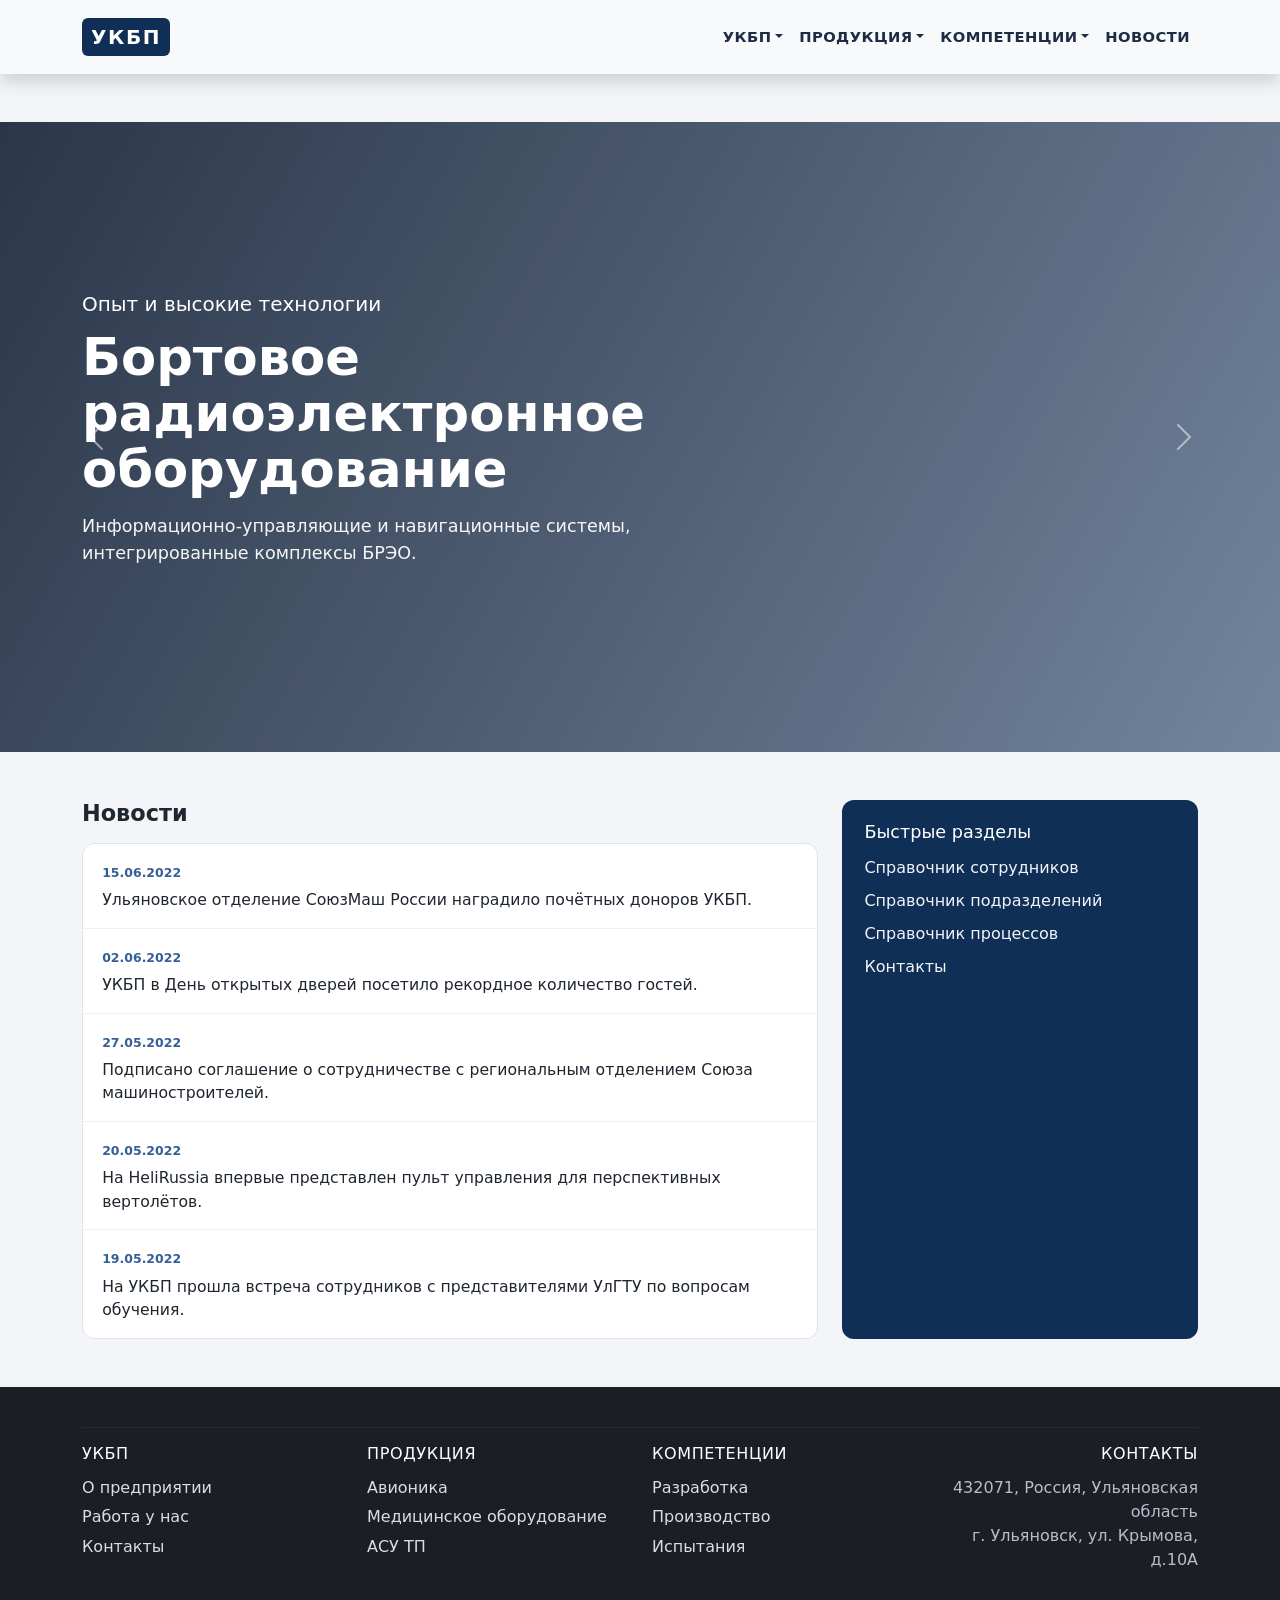
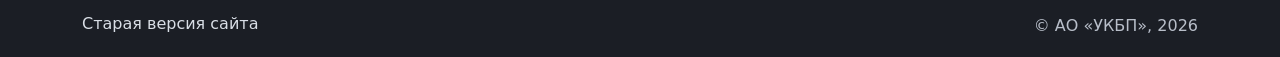
<file: index.html>
<!DOCTYPE html>
<html lang="ru">
<head>
  <meta charset="UTF-8">
  <meta name="viewport" content="width=device-width, initial-scale=1.0">
  <title>Корпоративный портал | Главная</title>
  <link href="https://cdn.jsdelivr.net/npm/bootstrap@5.3.3/dist/css/bootstrap.min.css" rel="stylesheet">
  <link href="assets/css/styles.css" rel="stylesheet">
</head>
<body>
  <nav id="top_menu" class="navbar navbar-expand-lg navbar-light bg-light shadow fixed-top">
    <div class="container-xl">
      <a class="navbar-brand" href="index.html">
        <span class="brand-mark">УКБП</span>
      </a>
      <button class="navbar-toggler" type="button" data-bs-toggle="collapse" data-bs-target="#mainNav" aria-controls="mainNav" aria-expanded="false" aria-label="Переключить меню">
        <span class="navbar-toggler-icon"></span>
      </button>
      <div class="collapse navbar-collapse" id="mainNav">
        <ul class="navbar-nav ms-auto">
          <li class="nav-item dropdown">
            <a class="nav-link dropdown-toggle" href="#" id="menuCompany" role="button" data-bs-toggle="dropdown" aria-expanded="false">УКБП</a>
            <ul class="dropdown-menu" aria-labelledby="menuCompany">
              <li><a class="dropdown-item" href="contacts.html">О предприятии</a></li>
              <li><a class="dropdown-item" href="contacts.html">Работа у нас</a></li>
              <li><a class="dropdown-item" href="contacts.html">Контакты</a></li>
              <li><a class="dropdown-item" href="handbooks/regulations.html">Раскрытие информации</a></li>
            </ul>
          </li>
          <li class="nav-item dropdown">
            <a class="nav-link dropdown-toggle" href="#" id="menuProducts" role="button" data-bs-toggle="dropdown" aria-expanded="false">ПРОДУКЦИЯ</a>
            <ul class="dropdown-menu" aria-labelledby="menuProducts">
              <li><a class="dropdown-item" href="directory.html">Авионика</a></li>
              <li><a class="dropdown-item" href="directory.html">Медицинское оборудование</a></li>
              <li><a class="dropdown-item" href="directory.html">АСУ ТП</a></li>
              <li><a class="dropdown-item" href="directory.html">Автокомпоненты</a></li>
              <li><a class="dropdown-item" href="directory.html">Барометры</a></li>
            </ul>
          </li>
          <li class="nav-item dropdown">
            <a class="nav-link dropdown-toggle" href="#" id="menuCompetence" role="button" data-bs-toggle="dropdown" aria-expanded="false">КОМПЕТЕНЦИИ</a>
            <ul class="dropdown-menu" aria-labelledby="menuCompetence">
              <li><a class="dropdown-item" href="handbooks/processes.html">Разработка</a></li>
              <li><a class="dropdown-item" href="handbooks/departments.html">Производство</a></li>
              <li><a class="dropdown-item" href="handbooks/regulations.html">Испытания</a></li>
            </ul>
          </li>
          <li class="nav-item"><a class="nav-link" href="#news">НОВОСТИ</a></li>
        </ul>
      </div>
    </div>
  </nav>

  <main class="main-page">
    <section class="main-carousel pt-5 mt-4">
      <div id="portalCarousel" class="carousel slide carousel-fade" data-bs-ride="carousel" data-bs-interval="5500">
        <div class="carousel-inner">
          <div class="carousel-item active hero-slide hero-slide-1">
            <div class="container-xl h-100 d-flex align-items-center">
              <div class="hero-content">
                <h2>Опыт и высокие технологии</h2>
                <h1>Бортовое радиоэлектронное оборудование</h1>
                <p>Информационно-управляющие и навигационные системы, интегрированные комплексы БРЭО.</p>
              </div>
            </div>
          </div>
          <div class="carousel-item hero-slide hero-slide-2">
            <div class="container-xl h-100 d-flex align-items-center">
              <div class="hero-content">
                <h2>Здоровье · Качество · Жизнь</h2>
                <h1>Медицинское оборудование</h1>
                <p>Современная медицинская техника, мебель и бактерицидные рециркуляторы для учреждений.</p>
              </div>
            </div>
          </div>
          <div class="carousel-item hero-slide hero-slide-3">
            <div class="container-xl h-100 d-flex align-items-center">
              <div class="hero-content">
                <h2>Безопасность · Надежность · Эффективность</h2>
                <h1>АСУ ТП</h1>
                <p>Системы управления и контроля для энергетики и промышленных комплексов.</p>
              </div>
            </div>
          </div>
        </div>
        <button class="carousel-control-prev" type="button" data-bs-target="#portalCarousel" data-bs-slide="prev">
          <span class="carousel-control-prev-icon"></span>
          <span class="visually-hidden">Назад</span>
        </button>
        <button class="carousel-control-next" type="button" data-bs-target="#portalCarousel" data-bs-slide="next">
          <span class="carousel-control-next-icon"></span>
          <span class="visually-hidden">Вперёд</span>
        </button>
      </div>
    </section>

    <section id="news" class="news_block py-5">
      <div class="container-xl">
        <div class="row g-4">
          <div class="col-lg-8">
            <h3 class="section-title mb-3">Новости</h3>
            <div class="news_header_block">
              <a class="news_cell" href="#">
                <span class="news_date">15.06.2022</span>
                <span class="news_title">Ульяновское отделение СоюзМаш России наградило почётных доноров УКБП.</span>
              </a>
              <a class="news_cell" href="#">
                <span class="news_date">02.06.2022</span>
                <span class="news_title">УКБП в День открытых дверей посетило рекордное количество гостей.</span>
              </a>
              <a class="news_cell" href="#">
                <span class="news_date">27.05.2022</span>
                <span class="news_title">Подписано соглашение о сотрудничестве с региональным отделением Союза машиностроителей.</span>
              </a>
              <a class="news_cell" href="#">
                <span class="news_date">20.05.2022</span>
                <span class="news_title">На HeliRussia впервые представлен пульт управления для перспективных вертолётов.</span>
              </a>
              <a class="news_cell" href="#">
                <span class="news_date">19.05.2022</span>
                <span class="news_title">На УКБП прошла встреча сотрудников с представителями УлГТУ по вопросам обучения.</span>
              </a>
            </div>
          </div>
          <div class="col-lg-4">
            <div class="portal-side-card h-100">
              <h4>Быстрые разделы</h4>
              <ul>
                <li><a href="directory.html">Справочник сотрудников</a></li>
                <li><a href="handbooks/departments.html">Справочник подразделений</a></li>
                <li><a href="handbooks/processes.html">Справочник процессов</a></li>
                <li><a href="contacts.html">Контакты</a></li>
              </ul>
            </div>
          </div>
        </div>
      </div>
    </section>
  </main>

  <footer id="footer" class="pt-4 pb-3">
    <div class="container-xl">
      <hr class="split_line">
      <div class="row footer-sections gy-4">
        <div class="col-md-3 col-6">
          <h6>УКБП</h6>
          <a href="contacts.html">О предприятии</a>
          <a href="contacts.html">Работа у нас</a>
          <a href="contacts.html">Контакты</a>
        </div>
        <div class="col-md-3 col-6">
          <h6>Продукция</h6>
          <a href="directory.html">Авионика</a>
          <a href="directory.html">Медицинское оборудование</a>
          <a href="directory.html">АСУ ТП</a>
        </div>
        <div class="col-md-3 col-6">
          <h6>Компетенции</h6>
          <a href="handbooks/processes.html">Разработка</a>
          <a href="handbooks/departments.html">Производство</a>
          <a href="handbooks/regulations.html">Испытания</a>
        </div>
        <div class="col-md-3 col-6 text-md-end">
          <h6>Контакты</h6>
          <p>432071, Россия, Ульяновская область<br>г. Ульяновск, ул. Крымова, д.10А</p>
        </div>
      </div>
      <div class="footer_copyright mt-4 d-flex flex-column flex-md-row justify-content-between align-items-start align-items-md-center gap-2">
        <a class="footer-link" href="#">Старая версия сайта</a>
        <p class="mb-0">© АО «УКБП», 2026</p>
      </div>
    </div>
  </footer>

  <script src="https://cdn.jsdelivr.net/npm/bootstrap@5.3.3/dist/js/bootstrap.bundle.min.js"></script>
</body>
</html>
</file>
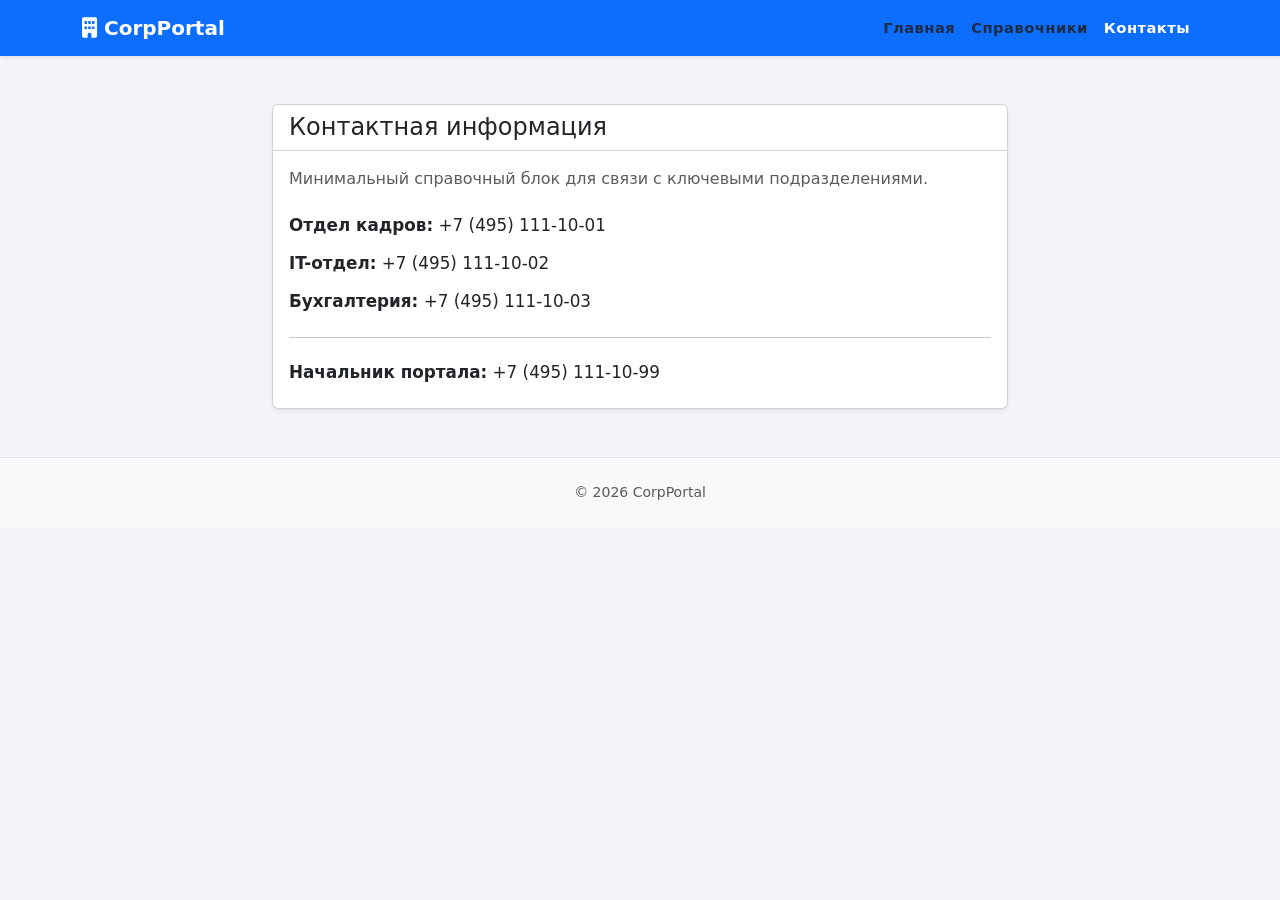
<file: contacts.html>
<!DOCTYPE html>
<html lang="ru">
<head>
  <meta charset="UTF-8">
  <meta name="viewport" content="width=device-width, initial-scale=1.0">
  <title>Корпоративный портал | Контакты</title>
  <link href="https://cdn.jsdelivr.net/npm/bootstrap@5.3.3/dist/css/bootstrap.min.css" rel="stylesheet">
  <link href="https://cdnjs.cloudflare.com/ajax/libs/font-awesome/6.5.2/css/all.min.css" rel="stylesheet">
  <link href="assets/css/styles.css" rel="stylesheet">
</head>
<body>
  <nav class="navbar navbar-expand-lg navbar-dark bg-primary shadow-sm">
    <div class="container">
      <a class="navbar-brand fw-bold" href="index.html"><i class="fa-solid fa-building"></i> CorpPortal</a>
      <button class="navbar-toggler" type="button" data-bs-toggle="collapse" data-bs-target="#mainNav">
        <span class="navbar-toggler-icon"></span>
      </button>
      <div class="collapse navbar-collapse" id="mainNav">
        <ul class="navbar-nav ms-auto">
          <li class="nav-item"><a class="nav-link" href="index.html">Главная</a></li>
          <li class="nav-item"><a class="nav-link" href="directory.html">Справочники</a></li>
          <li class="nav-item"><a class="nav-link active" href="contacts.html">Контакты</a></li>
        </ul>
      </div>
    </div>
  </nav>

  <main class="container py-5">
    <div class="row justify-content-center">
      <div class="col-lg-8">
        <div class="card shadow-sm">
          <div class="card-header bg-white">
            <h1 class="h4 mb-0">Контактная информация</h1>
          </div>
          <div class="card-body">
            <p class="text-muted">Минимальный справочный блок для связи с ключевыми подразделениями.</p>
            <div class="contact-row"><strong>Отдел кадров:</strong> +7 (495) 111-10-01</div>
            <div class="contact-row"><strong>IT-отдел:</strong> +7 (495) 111-10-02</div>
            <div class="contact-row"><strong>Бухгалтерия:</strong> +7 (495) 111-10-03</div>
            <hr>
            <div class="contact-row"><strong>Начальник портала:</strong> +7 (495) 111-10-99</div>
          </div>
        </div>
      </div>
    </div>
  </main>

  <footer class="py-4 bg-light border-top">
    <div class="container text-center text-muted small">© 2026 CorpPortal</div>
  </footer>

  <script src="https://cdn.jsdelivr.net/npm/bootstrap@5.3.3/dist/js/bootstrap.bundle.min.js"></script>
</body>
</html>
</file>
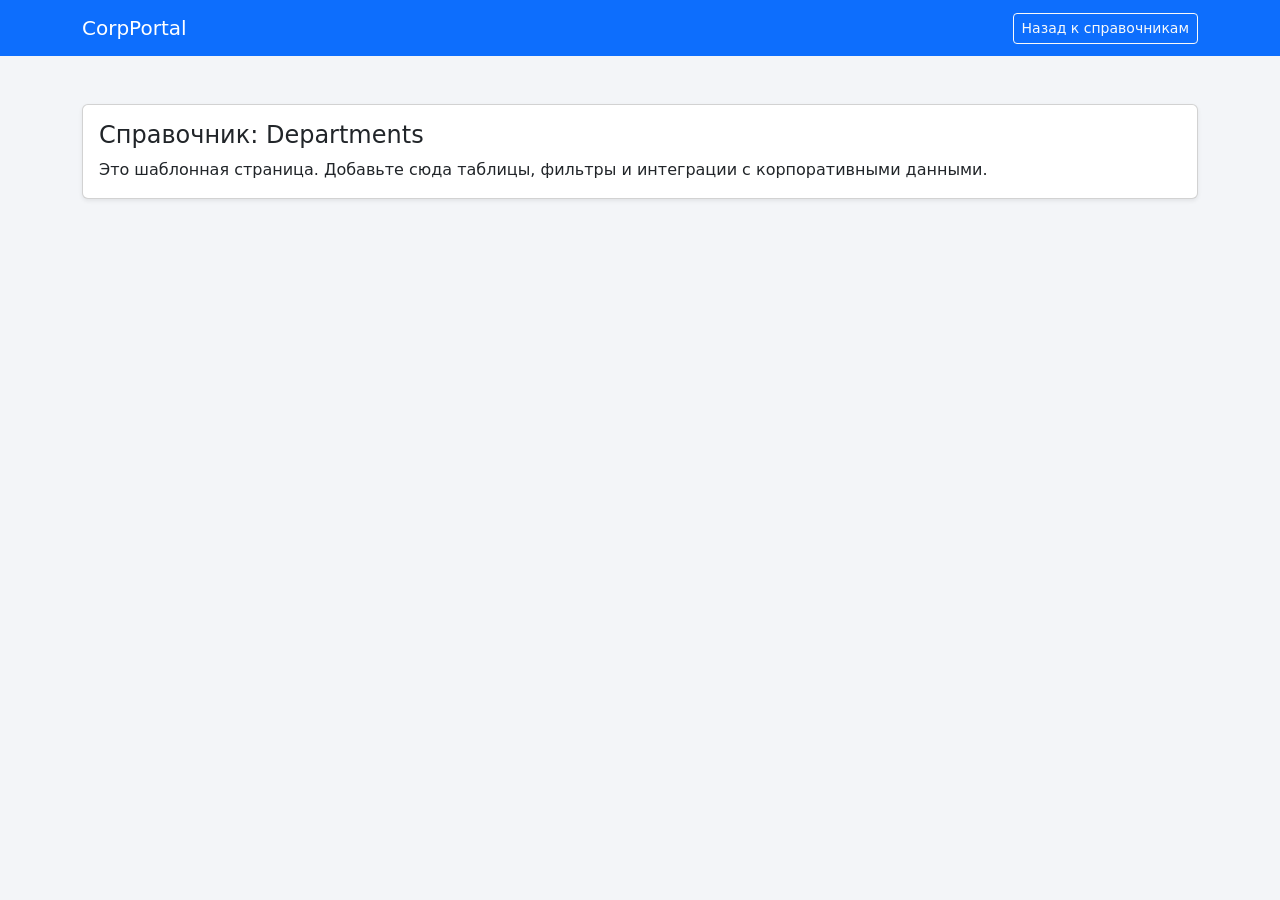
<file: handbooks/departments.html>
<!DOCTYPE html>
<html lang="ru">
<head>
  <meta charset="UTF-8">
  <meta name="viewport" content="width=device-width, initial-scale=1.0">
  <title>Справочник | departments</title>
  <link href="https://cdn.jsdelivr.net/npm/bootstrap@5.3.3/dist/css/bootstrap.min.css" rel="stylesheet">
  <link href="../assets/css/styles.css" rel="stylesheet">
</head>
<body>
  <nav class="navbar navbar-expand-lg navbar-dark bg-primary">
    <div class="container">
      <a class="navbar-brand" href="../index.html">CorpPortal</a>
      <a class="btn btn-outline-light btn-sm" href="../directory.html">Назад к справочникам</a>
    </div>
  </nav>
  <main class="container py-5">
    <div class="card shadow-sm">
      <div class="card-body">
        <h1 class="h4 text-capitalize">Справочник: departments</h1>
        <p class="mb-0">Это шаблонная страница. Добавьте сюда таблицы, фильтры и интеграции с корпоративными данными.</p>
      </div>
    </div>
  </main>
</body>
</html>
</file>
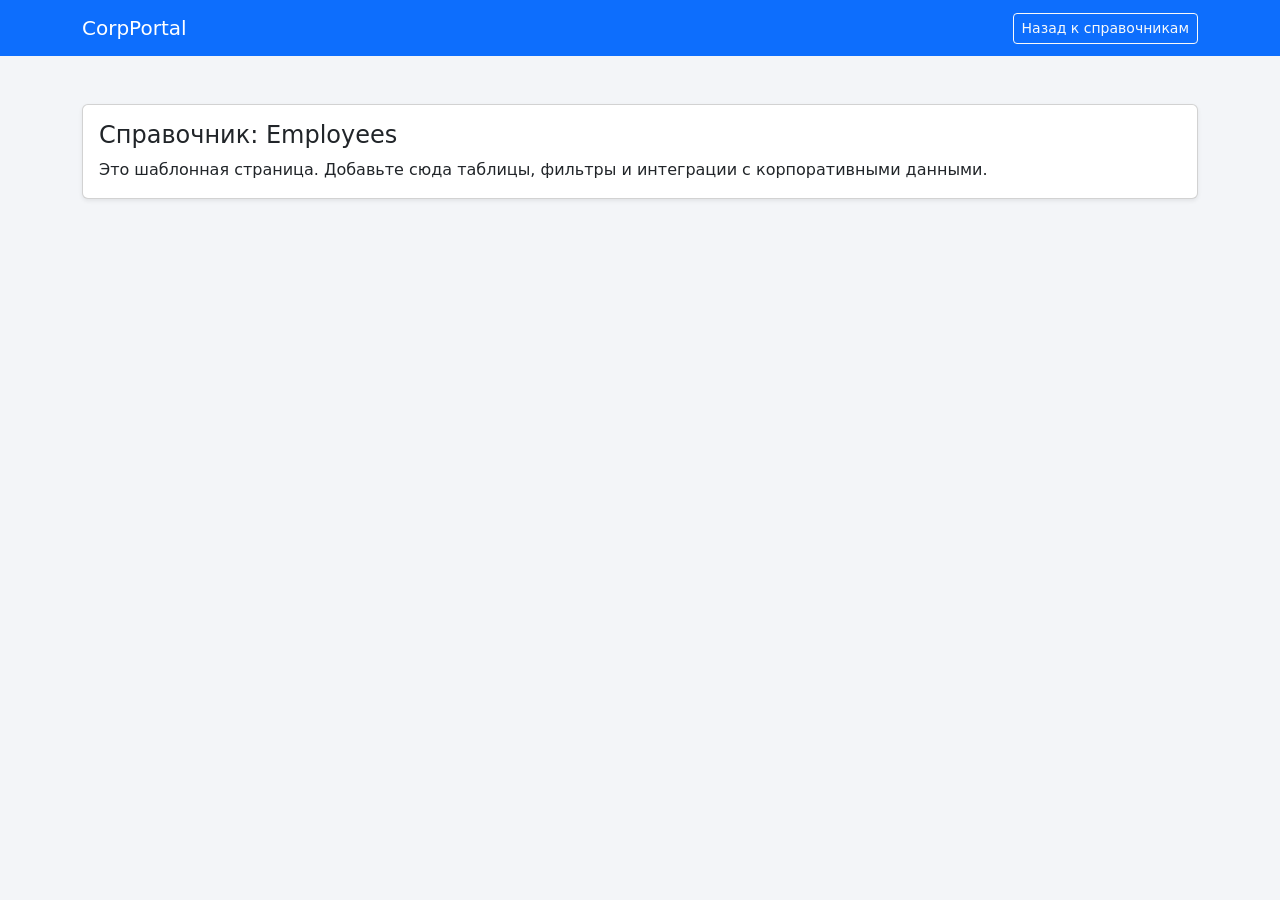
<file: handbooks/employees.html>
<!DOCTYPE html>
<html lang="ru">
<head>
  <meta charset="UTF-8">
  <meta name="viewport" content="width=device-width, initial-scale=1.0">
  <title>Справочник | employees</title>
  <link href="https://cdn.jsdelivr.net/npm/bootstrap@5.3.3/dist/css/bootstrap.min.css" rel="stylesheet">
  <link href="../assets/css/styles.css" rel="stylesheet">
</head>
<body>
  <nav class="navbar navbar-expand-lg navbar-dark bg-primary">
    <div class="container">
      <a class="navbar-brand" href="../index.html">CorpPortal</a>
      <a class="btn btn-outline-light btn-sm" href="../directory.html">Назад к справочникам</a>
    </div>
  </nav>
  <main class="container py-5">
    <div class="card shadow-sm">
      <div class="card-body">
        <h1 class="h4 text-capitalize">Справочник: employees</h1>
        <p class="mb-0">Это шаблонная страница. Добавьте сюда таблицы, фильтры и интеграции с корпоративными данными.</p>
      </div>
    </div>
  </main>
</body>
</html>
</file>
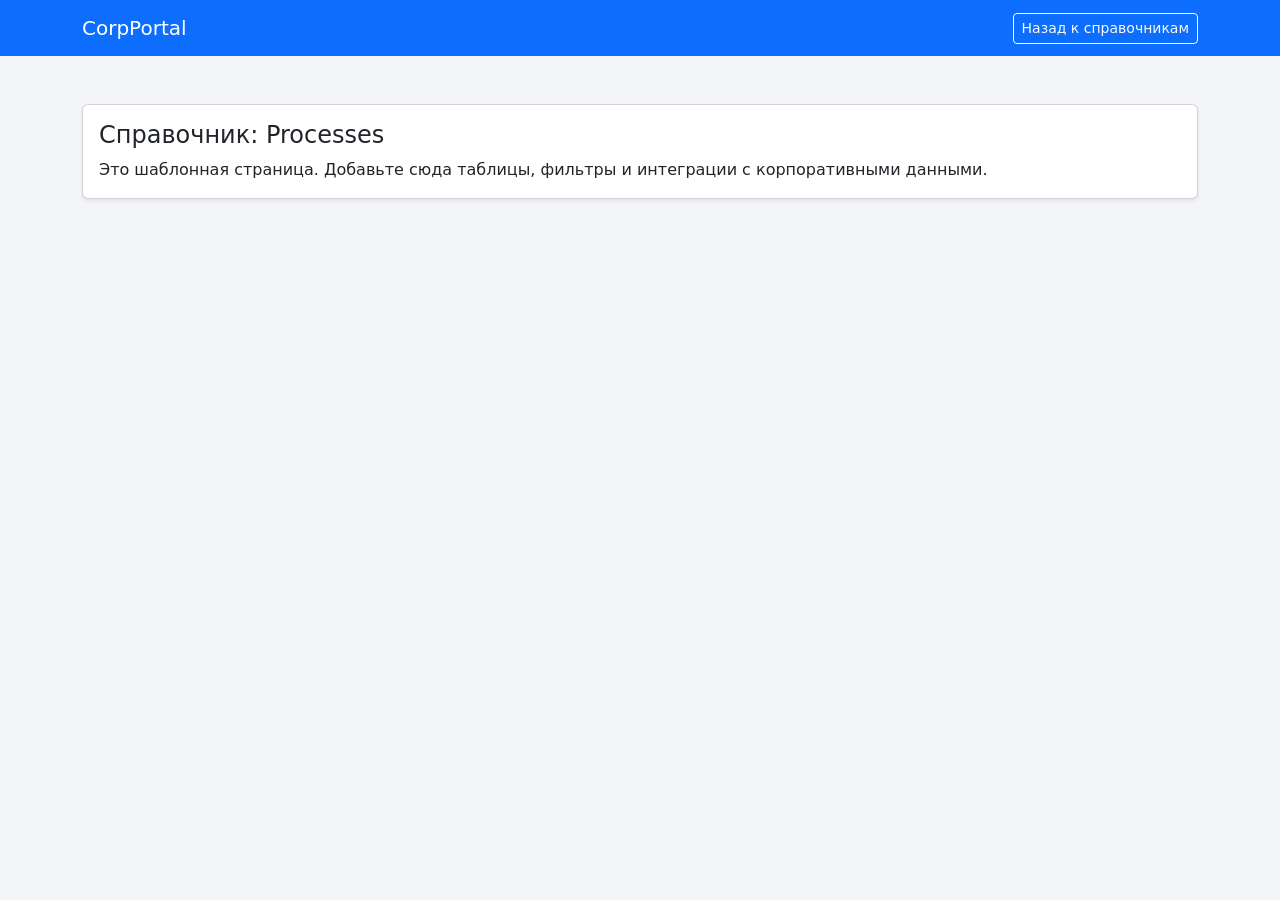
<file: handbooks/processes.html>
<!DOCTYPE html>
<html lang="ru">
<head>
  <meta charset="UTF-8">
  <meta name="viewport" content="width=device-width, initial-scale=1.0">
  <title>Справочник | processes</title>
  <link href="https://cdn.jsdelivr.net/npm/bootstrap@5.3.3/dist/css/bootstrap.min.css" rel="stylesheet">
  <link href="../assets/css/styles.css" rel="stylesheet">
</head>
<body>
  <nav class="navbar navbar-expand-lg navbar-dark bg-primary">
    <div class="container">
      <a class="navbar-brand" href="../index.html">CorpPortal</a>
      <a class="btn btn-outline-light btn-sm" href="../directory.html">Назад к справочникам</a>
    </div>
  </nav>
  <main class="container py-5">
    <div class="card shadow-sm">
      <div class="card-body">
        <h1 class="h4 text-capitalize">Справочник: processes</h1>
        <p class="mb-0">Это шаблонная страница. Добавьте сюда таблицы, фильтры и интеграции с корпоративными данными.</p>
      </div>
    </div>
  </main>
</body>
</html>
</file>
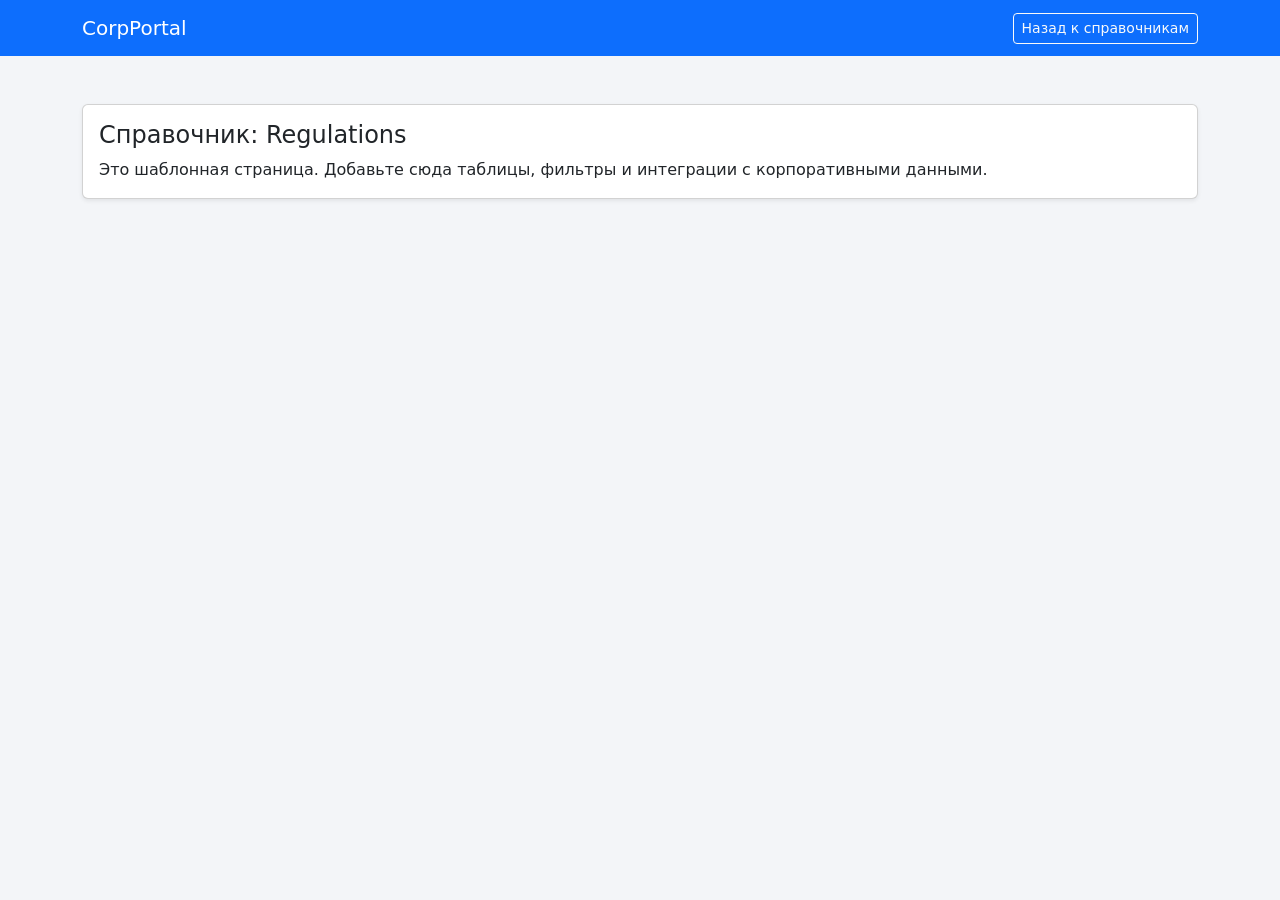
<file: handbooks/regulations.html>
<!DOCTYPE html>
<html lang="ru">
<head>
  <meta charset="UTF-8">
  <meta name="viewport" content="width=device-width, initial-scale=1.0">
  <title>Справочник | regulations</title>
  <link href="https://cdn.jsdelivr.net/npm/bootstrap@5.3.3/dist/css/bootstrap.min.css" rel="stylesheet">
  <link href="../assets/css/styles.css" rel="stylesheet">
</head>
<body>
  <nav class="navbar navbar-expand-lg navbar-dark bg-primary">
    <div class="container">
      <a class="navbar-brand" href="../index.html">CorpPortal</a>
      <a class="btn btn-outline-light btn-sm" href="../directory.html">Назад к справочникам</a>
    </div>
  </nav>
  <main class="container py-5">
    <div class="card shadow-sm">
      <div class="card-body">
        <h1 class="h4 text-capitalize">Справочник: regulations</h1>
        <p class="mb-0">Это шаблонная страница. Добавьте сюда таблицы, фильтры и интеграции с корпоративными данными.</p>
      </div>
    </div>
  </main>
</body>
</html>
</file>
<file: assets/css/styles.css>
body {
  background: #f3f5f8;
  color: #1f2630;
}

#top_menu {
  min-height: 74px;
}

.brand-mark {
  display: inline-flex;
  align-items: center;
  justify-content: center;
  width: 88px;
  height: 38px;
  border-radius: 6px;
  background: #0f2f57;
  color: #fff;
  font-weight: 700;
  letter-spacing: 0.08em;
}

.navbar .nav-link {
  font-size: 0.92rem;
  font-weight: 600;
  letter-spacing: 0.03em;
  color: #1d2b44;
}

.main-page {
  margin-top: 74px;
}

.main-carousel .carousel {
  height: min(70vh, 680px);
  min-height: 460px;
}

.hero-slide {
  height: min(70vh, 680px);
  min-height: 460px;
  color: #fff;
  background-size: cover;
  background-position: center;
}

.hero-slide-1 {
  background-image: linear-gradient(120deg, rgba(4, 17, 39, 0.84), rgba(8, 40, 82, 0.55)),
    url('https://images.unsplash.com/photo-1518770660439-4636190af475?auto=format&fit=crop&w=1600&q=80');
}

.hero-slide-2 {
  background-image: linear-gradient(120deg, rgba(19, 51, 24, 0.82), rgba(29, 108, 56, 0.48)),
    url('https://images.unsplash.com/photo-1582719478250-c89cae4dc85b?auto=format&fit=crop&w=1600&q=80');
}

.hero-slide-3 {
  background-image: linear-gradient(120deg, rgba(52, 21, 9, 0.82), rgba(126, 52, 21, 0.5)),
    url('https://images.unsplash.com/photo-1460472178825-e5240623afd5?auto=format&fit=crop&w=1600&q=80');
}

.hero-content {
  max-width: 760px;
}

.hero-content h2 {
  font-size: 1.25rem;
  font-weight: 400;
  margin-bottom: 0.8rem;
}

.hero-content h1 {
  font-size: clamp(2rem, 4vw, 3.4rem);
  line-height: 1.1;
  font-weight: 700;
  margin-bottom: 1rem;
}

.hero-content p {
  font-size: 1.1rem;
  max-width: 640px;
  color: rgba(255, 255, 255, 0.95);
}

.section-title {
  font-size: 1.4rem;
  font-weight: 700;
}

.news_header_block {
  background: #fff;
  border: 1px solid #dde4ec;
  border-radius: 12px;
  overflow: hidden;
}

.news_cell {
  display: block;
  color: inherit;
  text-decoration: none;
  padding: 1rem 1.2rem;
  border-bottom: 1px solid #eef2f6;
}

.news_cell:last-child {
  border-bottom: none;
}

.news_cell:hover {
  background: #f8fbff;
}

.news_date {
  display: inline-block;
  font-size: 0.78rem;
  color: #355f97;
  font-weight: 700;
  margin-bottom: 0.35rem;
}

.news_title {
  display: block;
  font-size: 0.98rem;
}

.portal-side-card {
  background: #0f2f57;
  border-radius: 12px;
  color: #fff;
  padding: 1.4rem;
}

.portal-side-card h4 {
  font-size: 1.1rem;
  margin-bottom: 0.8rem;
}

.portal-side-card ul {
  list-style: none;
  margin: 0;
  padding: 0;
}

.portal-side-card li {
  margin-bottom: 0.55rem;
}

.portal-side-card a {
  color: rgba(255, 255, 255, 0.95);
  text-decoration: none;
}

#footer {
  background: #1b1e25;
  color: #b8bec9;
}

#footer a {
  display: block;
  color: #d9dee6;
  text-decoration: none;
  margin-bottom: 0.35rem;
}

#footer h6 {
  color: #fff;
  margin-bottom: 0.8rem;
  text-transform: uppercase;
  letter-spacing: 0.04em;
}

.split_line {
  border-color: #424957;
}

.footer-link {
  color: #d9dee6;
}

#directoryTree {
  max-height: 460px;
  overflow-y: auto;
}

.contact-row {
  padding: 0.4rem 0;
  font-size: 1.05rem;
}

@media (max-width: 992px) {
  .main-page {
    margin-top: 66px;
  }

  .main-carousel .carousel,
  .hero-slide {
    min-height: 400px;
  }
}
</file>
